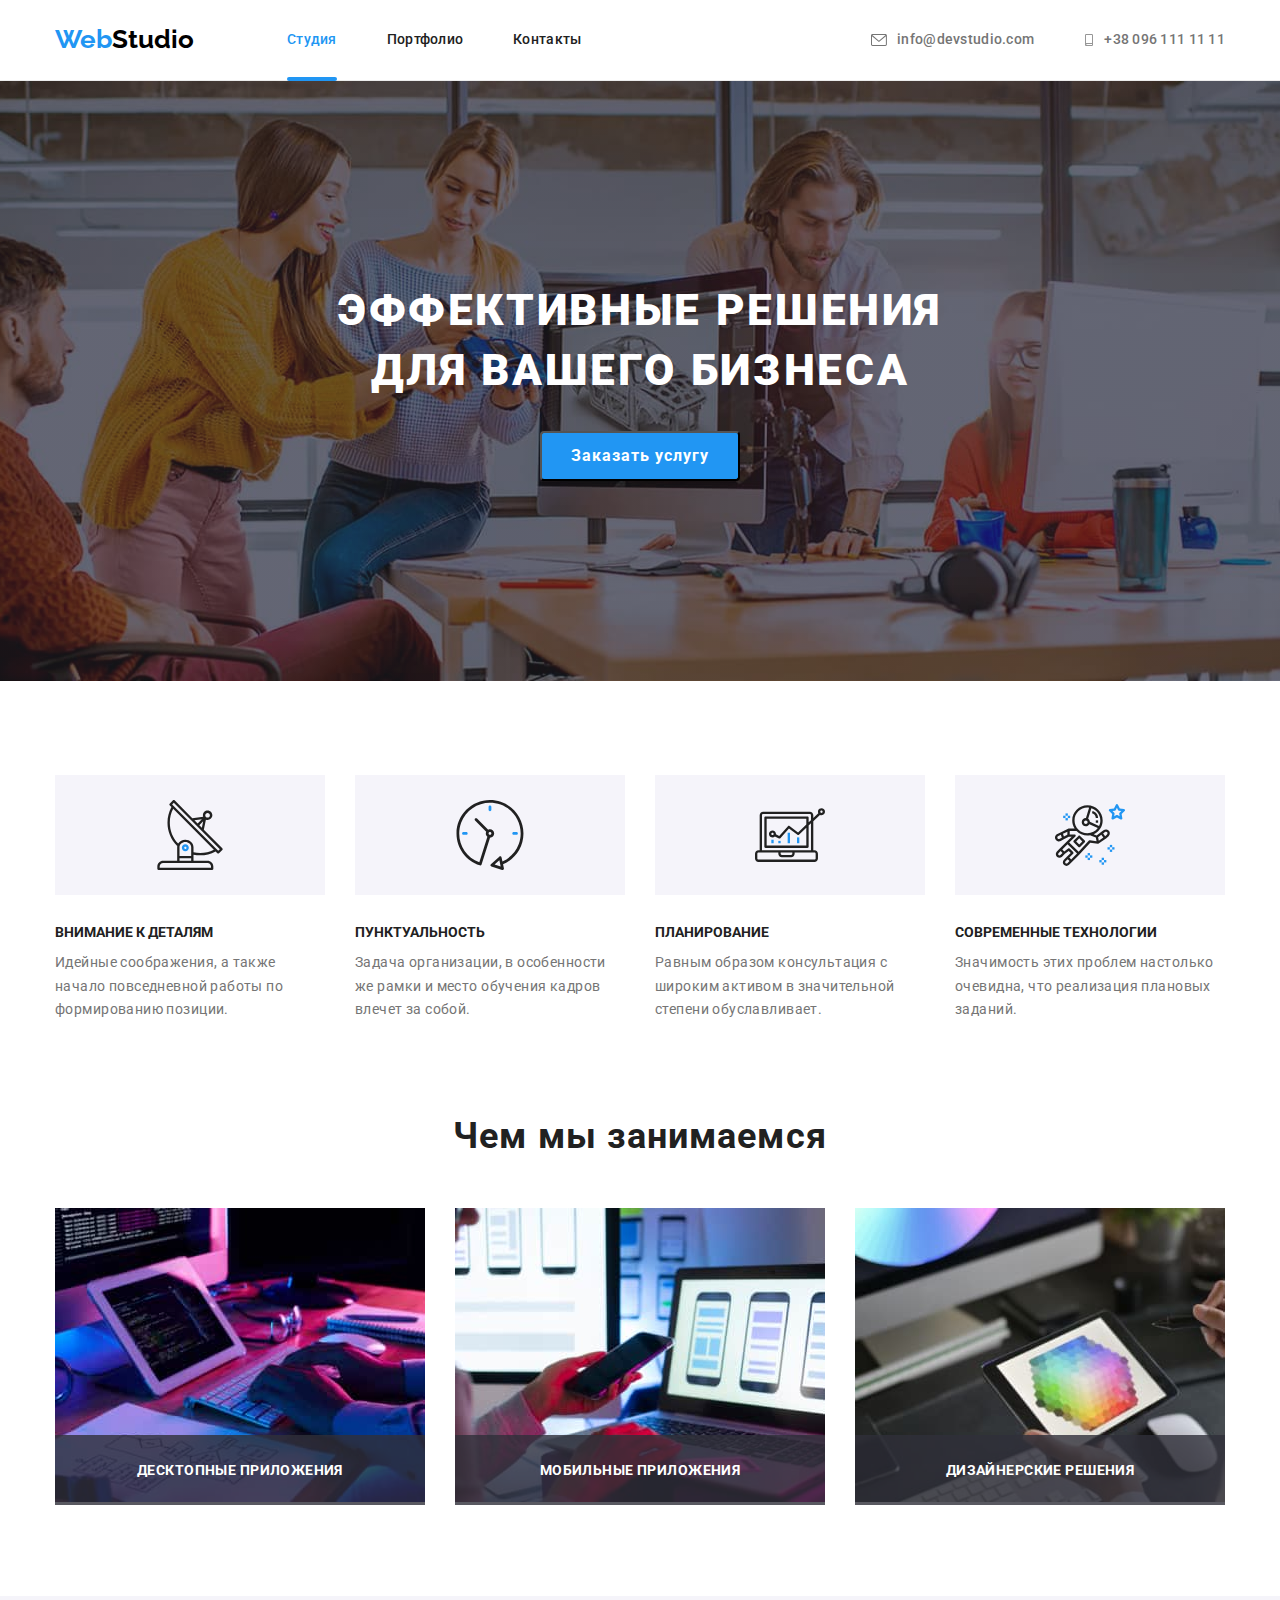
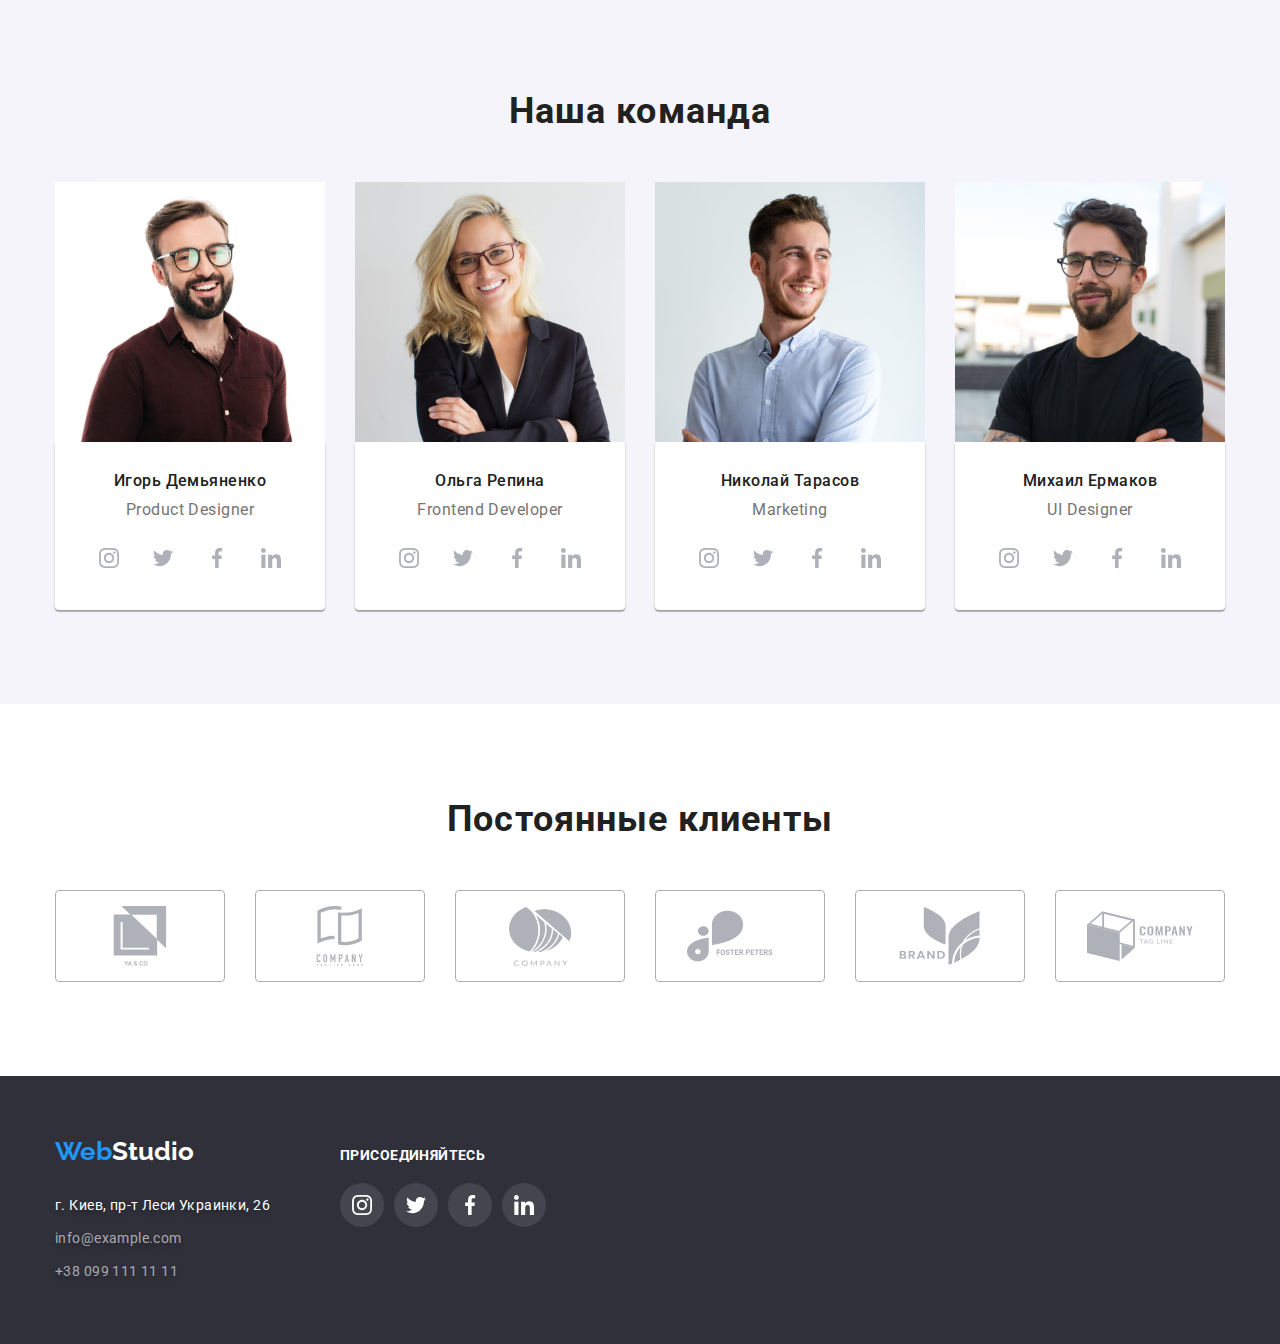
<file: index.html>
<!DOCTYPE html>
<html lang="en">

<head>
    <meta charset="UTF-8">
    <meta http-equiv="X-UA-Compatible" content="IE=edge">
    <meta name="viewport" content="width=device-width, initial-scale=1.0">
    <title>Document</title>
    <link href="https://cdnjs.cloudflare.com/ajax/libs/modern-normalize/1.1.0/modern-normalize.min.css"
        rel="stylesheet" />
    <link href="https://fonts.googleapis.com/css2?family=Raleway:wght@700&family=Roboto:wght@400;500;700;900&display=swap"
        rel="stylesheet" />
    <link rel="stylesheet" href="./css/styles.css" />
</head>

<body>

    <header class="header">
        <div class="container navigation">

            <nav class="nav">
                <a class="fst-part-logo logo" href="./index.html">Web<span class="sd-part-logo-hdr">Studio</span>
                </a>

                <ul class="site-nav list">
                    <li class="items"> <a class="current link">Студия</a></li>
                    <li class="items"> <a href="./portfolio.html" class="link">Портфолио</a></li>
                    <li class="items"> <a href="" class="link">Контакты</a></li>
                </ul>
            </nav>


            <ul class="contacts list">
                <li class="items"> <a href="mailto:info@devstudio.com" class="link">
                        <svg class="hdr-icons" width="16" height="12">
                            <use href="./images/icons.svg#icon-envelope"></use>
                        </svg>
                        info@devstudio.com</a>
                </li>
                <li class="items"> <a href="tel:+380961111111" class="link">
                        <svg class="hdr-icons" width="10" height="12">
                            <use href="./images/icons.svg#icon-smartphone">
                            </use>
                        </svg>
                        +38 096 111 11 11</a>
                </li>
            </ul>
        </div>
    </header>


    <main>

        <section class="hero">
            <div class="container">
                <h1 class="hero-header">Эффективные решения для вашего бизнеса</h1>
                <button type="button" class="hero-btn"><span class="hero-btn-words" data-modal-open>Заказать услугу</span></button>
            </div>
            <div class="backdrop  is-hidden" data-modal>
                <div class="modal">
                    <button class="close-button" data-modal-close>
                        <img class="close-icon" src="./images/close.svg" alt="close" /> 
                </button>
               
                </div>
            </div>
        </section>

        <section class="spec">
            <div class="container">

                <h2 class="visually-hidden">Особенности</h2>
                <ul class="list why">
                    <li class="spec-li">
                        <div class="spec-icons-bg">
                            <svg class="spec-icons" width="70" height="70">
                                <use href="./images/icons.svg#icon-antenna">
                                </use>
                            </svg>  
                        </div>
                        <h3 class="spec-title">Внимание к деталям</h3>
                        <p class="spec-text">Идейные соображения, а также начало повседневной работы по формированию
                            позиции.</p>
                    </li>
                    <li class="spec-li">
                        <div class="spec-icons-bg">
                            <svg class="spec-icons" width="70" height="70">
                                <use href="./images/icons.svg#icon-clock">
                                </use>
                            </svg>
                        </div>
                        <h3 class="spec-title">Пунктуальность</h3>
                        <p class="spec-text">Задача организации, в особенности же рамки и место обучения кадров влечет
                            за собой.</p>
                    </li>
                    <li class="spec-li">
                        <div class="spec-icons-bg">
                            <svg class="spec-icons" width="70" height="70">
                                <use href="./images/icons.svg#icon-diagram">
                                </use>
                            </svg>
                        </div>
                        <h3 class="spec-title">Планирование</h3>
                        <p class="spec-text">Равным образом консультация с широким активом в значительной степени
                            обуславливает.</p>
                    </li>
                    <li class="spec-li">
                        <div class="spec-icons-bg">
                            <svg class="spec-icons" width="70" height="70">
                                <use href="./images/icons.svg#icon-astronaut">
                                </use>
                            </svg>
                        </div>
                        <h3 class="spec-title">Современные технологии</h3>
                        <p class="spec-text">Значимость этих проблем настолько очевидна, что реализация плановых
                            заданий.</p>
                    </li>
                </ul>
            </div>
        </section>
        
        <section class="projects">
            <div class="container">
                <h2 class="projects-title">Чем мы занимаемся</h2>
                <ul class="list project-list">
                    <li class="project-img">
                        
                        <div class="img-title">
                        <img src="./images/boxfirst.jpg" alt="рука на клавиатуре" width="370" />
                        <div class="img-name">
                            <p class="img-name-wds">ДЕСКТОПНЫЕ ПРИЛОЖЕНИЯ</p>
                        </div>
                        </div>

                    </li>
                    <li class="project-img">
                        <div class="img-title">
                        <img src="./images/boxsecond.jpg" alt="телефон в руках" width="370" />
                    <div class="img-name">
                        <p class="img-name-wds">Мобильные приложения</p>
                    </div>
                    </div>
                    </li>
                    <li class="project-img">
                        <div class="img-title">
                        <img src="./images/boxthird.jpg" alt="планшет в руках" width="370" />
                    <div class="img-name">
                        <p class="img-name-wds">Дизайнерские решения</p>
                    </div>
                    </div>
                    </li>
                </ul>
            </div>
        </section>

        <section class="teamlist">
            <div class="container">
                <h2 class="team">Наша команда</h2>
                <ul class="list team-mem">
                    <li class="team-option">
                        <img src="./images/igor.jpg" alt="Игорь Демьяненко" width="270" />

                        <div class="team-card">
                            <h3 class="team-name">Игорь Демьяненко</h3>
                            <p class="team-pos">Product Designer</p>

                            <ul class="team-soc-icons list">
                                <li class="team-social"> <a href="www.instagram.com" class="team-soc-links">
                                        <svg class="social-icons" width="20" height="20">
                                            <use href="./images/icons.svg#icon-instagram">
                                            </use>
                                        </svg></a></li>
                                <li class="team-social"> <a href="www.twitter.com" class="team-soc-links">
                                        <svg class="social-icons" width="20" height="20">
                                            <use href="./images/icons.svg#icon-twitter">
                                            </use>
                                        </svg></a></li>
                                <li class="team-social"> <a href="www.facebook.com" class="team-soc-links">
                                        <svg class="social-icons" width="20" height="20">
                                            <use href="./images/icons.svg#icon-facebook">
                                            </use>
                                        </svg></a></li>
                                <li class="team-social"> <a href="www.linkedin.com" class="team-soc-links">
                                        <svg class="social-icons" width="20" height="20">
                                            <use href="./images/icons.svg#icon-linkedin">
                                            </use>
                                        </svg></a></li>
                            </ul>
                        </div>
                    </li>

                    <li class="team-option">
                        <img src="./images/olga.jpg" alt="Ольга Репина" width="270" />
                        <div class="team-card">
                            <h3 class="team-name">Ольга Репина</h3>
                            <p class="team-pos">Frontend Developer</p>
                            <ul class="team-soc-icons list">
                                <li class="team-social"> <a href="www.instagram.com" class="team-soc-links">
                                        <svg class="social-icons" width="20" height="20">
                                            <use href="./images/icons.svg#icon-instagram">
                                            </use>
                                        </svg></a></li>
                                <li class="team-social"> <a href="www.twitter.com" class="team-soc-links">
                                        <svg class="social-icons" width="20" height="20">
                                            <use href="./images/icons.svg#icon-twitter">
                                            </use>
                                        </svg></a></li>
                                <li class="team-social"> <a href="www.facebook.com" class="team-soc-links">
                                        <svg class="social-icons" width="20" height="20">
                                            <use href="./images/icons.svg#icon-facebook">
                                            </use>
                                        </svg></a></li>
                                <li class="team-social"> <a href="www.linkedin.com" class="team-soc-links">
                                        <svg class="social-icons" width="20" height="20">
                                            <use href="./images/icons.svg#icon-linkedin">
                                            </use>
                                        </svg></a></li>
                            </ul>
                        </div>
                    </li>

                    <li class="team-option">
                        <img src="./images/nikolay.jpg" alt="Николай Тарасов" width="270" />
                        <div class="team-card">
                            <h3 class="team-name">Николай Тарасов</h3>
                            <p class="team-pos">Marketing</p>
                            <ul class="team-soc-icons list">
                                <li class="team-social"> <a href="www.instagram.com" class="team-soc-links">
                                        <svg class="social-icons" width="20" height="20">
                                            <use href="./images/icons.svg#icon-instagram">
                                            </use>
                                        </svg></a></li>
                                <li class="team-social"> <a href="www.twitter.com" class="team-soc-links">
                                        <svg class="social-icons" width="20" height="20">
                                            <use href="./images/icons.svg#icon-twitter">
                                            </use>
                                        </svg></a></li>
                                <li class="team-social"> <a href="www.facebook.com" class="team-soc-links">
                                        <svg class="social-icons" width="20" height="20">
                                            <use href="./images/icons.svg#icon-facebook">
                                            </use>
                                        </svg></a></li>
                                <li class="team-social"> <a href="www.linkedin.com" class="team-soc-links">
                                        <svg class="social-icons" width="20" height="20">
                                            <use href="./images/icons.svg#icon-linkedin">
                                            </use>
                                        </svg></a></li>
                            </ul>
                        </div>
                    </li>

                    <li class="team-option">
                        <img src="./images/mixail.jpg" alt="Михаил Ермаков" width="270" />
                        <div class="team-card">
                            <h3 class="team-name">Михаил Ермаков</h3>
                            <p class="team-pos">UI Designer</p>
                            <ul class="team-soc-icons list">
                                <li class="team-social"> <a href="www.instagram.com" class="team-soc-links">
                                        <svg class="social-icons" width="20" height="20">
                                            <use href="./images/icons.svg#icon-instagram">
                                            </use>
                                        </svg></a></li>
                                <li class="team-social"> <a href="www.twitter.com" class="team-soc-links">
                                        <svg class="social-icons" width="20" height="20">
                                            <use href="./images/icons.svg#icon-twitter">
                                            </use>
                                        </svg></a></li>
                                <li class="team-social"> <a href="www.facebook.com" class="team-soc-links">
                                        <svg class="social-icons" width="20" height="20">
                                            <use href="./images/icons.svg#icon-facebook">
                                            </use>
                                        </svg></a></li>
                                <li class="team-social"> <a href="www.linkedin.com" class="team-soc-links">
                                        <svg class="social-icons" width="20" height="20">
                                            <use href="./images/icons.svg#icon-linkedin">
                                            </use>
                                        </svg></a></li>
                            </ul>
                        </div>
                    </li>
                </ul>
            </div>
        </section>

        <section class="clients-section">
            <div class="container">
                <h2 class="clients-title">Постоянные клиенты</h2>
                <ul class="clients-list list">
                    <li class="clients-list-items"><a href="" class="client-links"><svg class="cl-logo" width="106"
                                height="60">
                                <use href="./images/icons.svg#icon-logo-1 "></use>
                            </svg></a></li>
                    <li class="clients-list-items"><a href="" class="client-links"><svg class="cl-logo" width="106"
                                height="60">
                                <use href="./images/icons.svg#icon-logo-2"></use>
                            </svg></a></li>
                    <li class="clients-list-items"><a href="" class="client-links"><svg class="cl-logo" width="106"
                                height="60">
                                <use href="./images/icons.svg#icon-logo-3"></use>
                            </svg>
                        </a>
                    </li>
                    <li class="clients-list-items">
                        <a href="" class="client-links"><svg class="cl-logo" width="106" height="60">
                                <use href="./images/icons.svg#icon-logo-4"></use>
                            </svg></a>
                    </li>

                    <li class="clients-list-items"><a href="" class="client-links"><svg class="cl-logo" width="106"
                                height="60">
                                <use href="./images/icons.svg#icon-logo-5"></use>
                            </svg>
                        </a></li>
                    <li class="clients-list-items"><a href="" class="client-links"><svg class="cl-logo" width="106"
                                height="60">
                                <use href="./images/icons.svg#icon-logo-6"></use>
                            </svg></a></li>
                </ul>
            </div>
        </section>
    </main>


    <footer class="ftr">

        <div class="container ftr-cont">

            <div class="ftr-logo-container">
                <a class="fst-part-logo logo" href="/">Web<span class="sd-part-logo-ftr">Studio</span></a>
                <address class="address list">
                    г. Киев, пр-т Леси Украинки, 26
                    <ul class="address-ftr list">
                        <li>
                            <a href="mailto:info@example.com" class="ftr-link">info@example.com</a>
                        </li>
                        <li>
                            <a href="tel:+380991111111">+38 099 111 11 11</a>
                        </li>
                    </ul>
                </address>
            </div>

            <div class="ftr-social">
                <p class="ftr-social-title">Присоединяйтесь</p>
                <ul class="ftr-social-list list">
                    <li class="ftr-soc-li"> <a href="www.instagram.com" class="ftr-soc-links">
                            <svg class="social-icons" width="20" height="20">
                                <use href="./images/icons.svg#icon-instagram">
                                </use>
                            </svg></a>
                    </li>
                    <li class="ftr-soc-li"> <a href="www.twitter.com" class="ftr-soc-links">
                            <svg class="social-icons" width="20" height="20">
                                <use href="./images/icons.svg#icon-twitter">
                                </use>
                            </svg></a></li>
                    <li class="ftr-soc-li"> <a href="www.facebook.com" class="ftr-soc-links">
                            <svg class="social-icons" width="20" height="20">
                                <use href="./images/icons.svg#icon-facebook">
                                </use>
                            </svg></a></li>
                    <li class="ftr-soc-li"> <a href="www.linkedin.com" class="ftr-soc-links">
                            <svg class="social-icons" width="20" height="20">
                                <use href="./images/icons.svg#icon-linkedin">
                                </use>
                            </svg></a></li>
                </ul>
            </div>
        </div>
    </footer>
    <script src="./js/modal.js"></script>
</body>

</html>
</file>
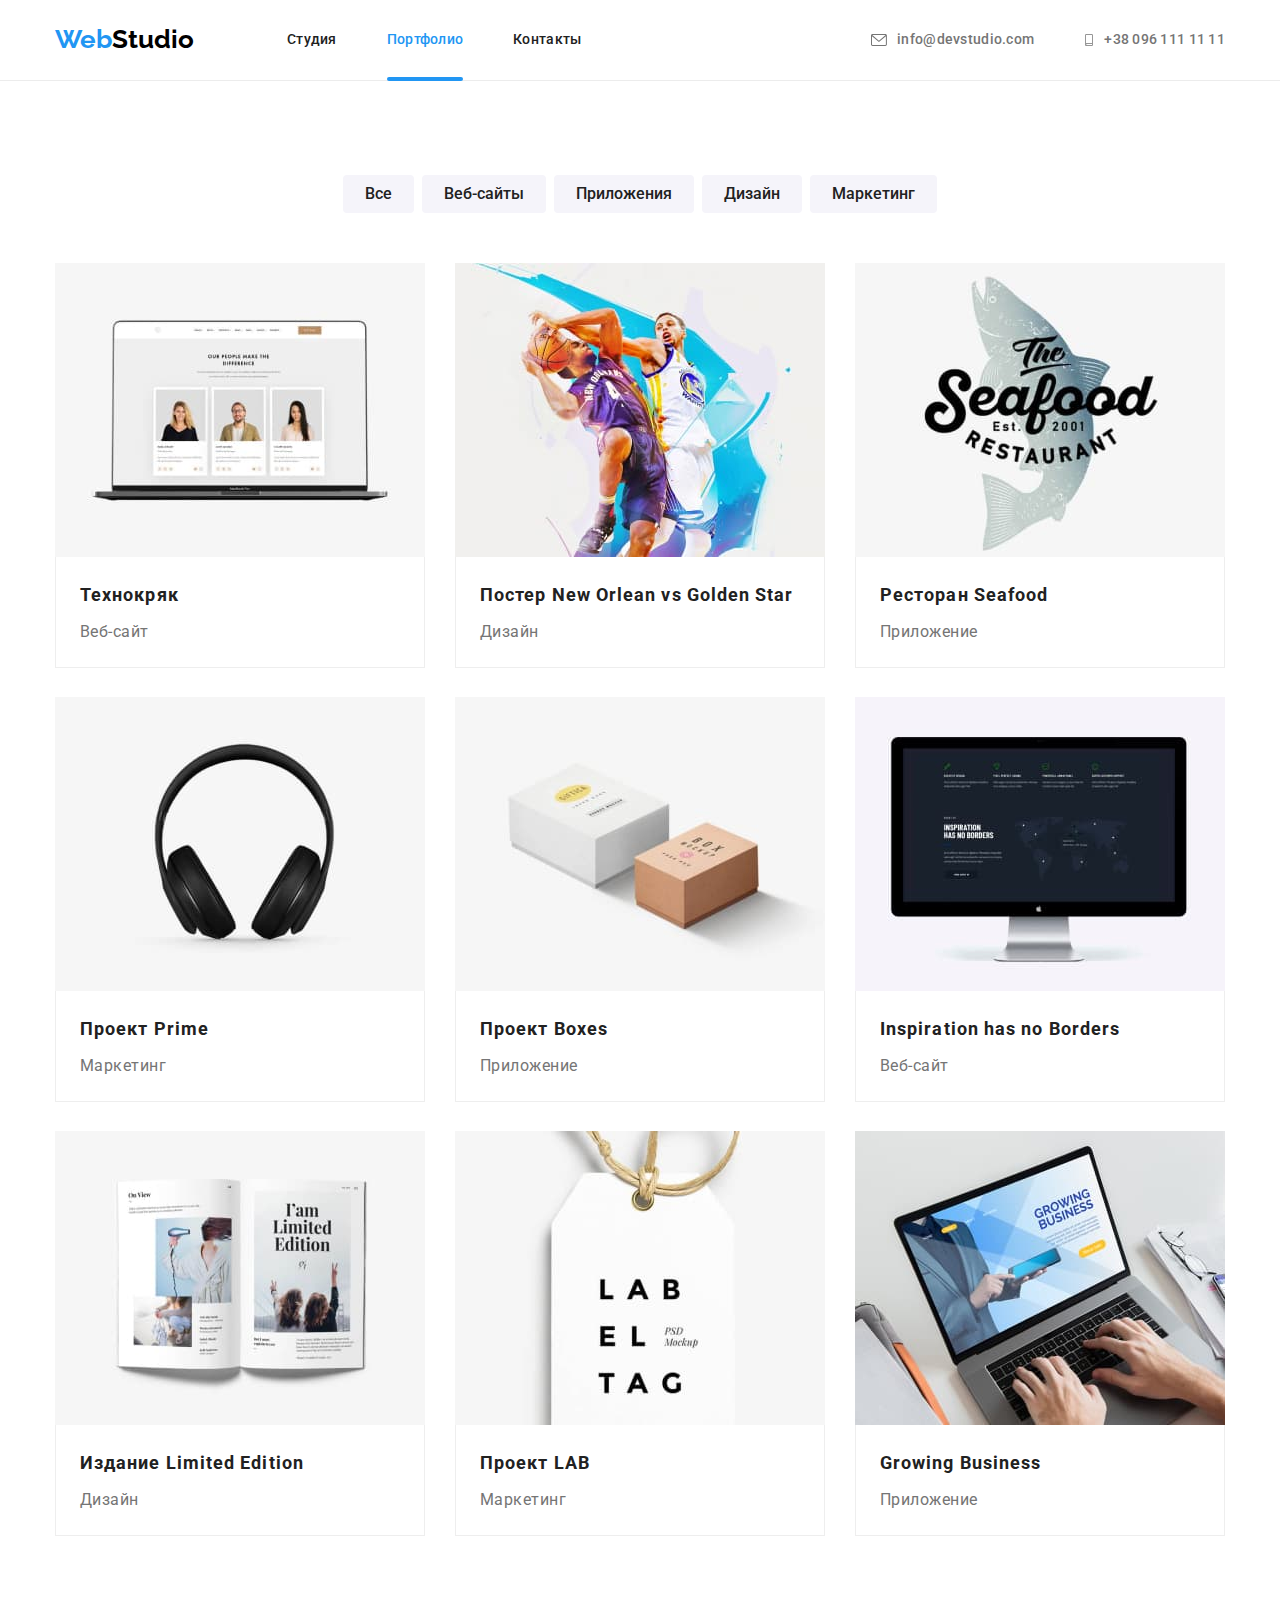
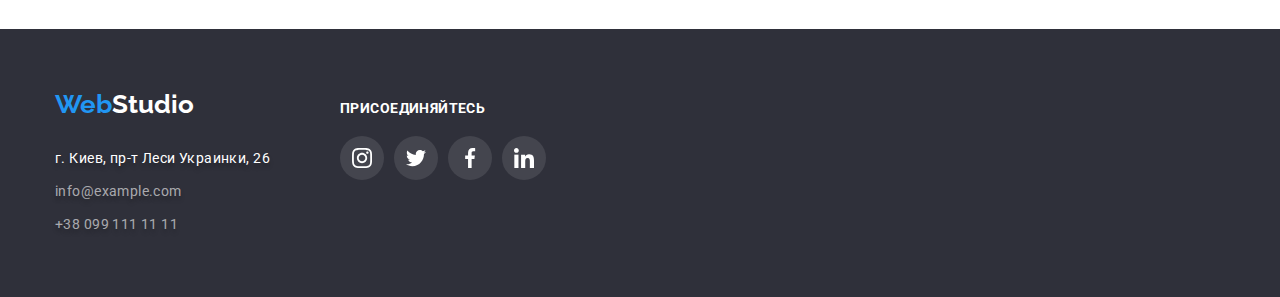
<file: portfolio.html>
<!DOCTYPE html>
<html lang="en">

<head>
    <meta charset="UTF-8">
    <meta http-equiv="X-UA-Compatible" content="IE=edge">
    <meta name="viewport" content="width=device-width, initial-scale=1.0">
    <title>Document</title>
    <link href="https://cdnjs.cloudflare.com/ajax/libs/modern-normalize/1.1.0/modern-normalize.min.css"
        rel="stylesheet" />
    <link href="https://fonts.googleapis.com/css2?family=Raleway:wght@700&family=Roboto:wght@400;500;700;900&display=swap"
        rel="stylesheet" />
    <link rel="stylesheet" href="./css/styles.css" />
</head>

<body>

    <header class="header">
        <div class="container navigation">

            <nav class="nav">
                <a class="fst-part-logo logo" href="./index.html">Web<span class="sd-part-logo-hdr">Studio</span>
                </a>

                <ul class="site-nav list">
                    <li class="items"> <a class="link">Студия</a></li>
                    <li class="items"> <a href="./portfolio.html" class="current link">Портфолио</a></li>
                    <li class="items"> <a href="" class="link">Контакты</a></li>
                </ul>
            </nav>


            <ul class="contacts list">
                <li class="items"> <a href="mailto:info@devstudio.com" class="link">
                        <svg class="hdr-icons" width="16" height="12">
                            <use href="./images/icons.svg#icon-envelope"></use>
                        </svg>
                        info@devstudio.com</a>
                </li>
                <li class="items"> <a href="tel:+380961111111" class="link">
                        <svg class="hdr-icons" width="10" height="12">
                            <use href="./images/icons.svg#icon-smartphone">
                            </use>
                        </svg>
                        +38 096 111 11 11</a>
                </li>
            </ul>
        </div>
    </header>

    <main>

        <section class="section-filter">
            <div class="container filter-section">

                <h1 class="visually-hidden">Filter</h1>

                <ul class="portfolio-filter list">

                    <li><button type="button" class="btn-hover">Все</button></li>
                    <li><button type="button" class="btn-hover">Веб-сайты</button></li>
                    <li><button type="button" class="btn-hover">Приложения</button></li>
                    <li><button type="button" class="btn-hover">Дизайн</button></li>
                    <li><button type="button" class="btn-hover">Маркетинг</button></li>

                </ul>

            <ul class="filter-result list">

                <li class="result-items">
                 <a class="result-link" href="">
                            
                     <div class="result-hover">
                         <img src="./images/p-1.jpg" alt="Технокряк" width="370" />
                       <div class="hover-action">
                       <p class="hover-text">Ресурс предлагает комплексные предложения с разным уровнем функционала и сервисов. Все это позволит посетителю получить
                    исчерпывающие сведения о компании или частном лице.</p>
                       </div>
                    </div>
                           
                    <div class="result-card">
                        <h2 class="card-name">Технокряк</h2>
                        <p class="card-disc">Веб-сайт</p>
                    </div>
                 </a>   
                </li>

                <li class="result-items">
                 <a class="result-link" href="">
                    
                    <div class="result-hover">
                          <img src="./images/p-2.jpg" alt="Постер New Orlean vs Golden Star" width="370" />
                            <div class="hover-action">
                            <p class="hover-text">Ресурс предлагает комплексные предложения с разным уровнем функционала и сервисов. Все это
                                        позволит посетителю получить
                                        исчерпывающие сведения о компании или частном лице.</p>
                            </div>
                    </div>
                                
                    <div class="result-card">
                        <h2 class="card-name">Постер New Orlean vs Golden Star</h2>
                        <p class="card-disc">Дизайн</p>
                    </div>
                 </a>
                </li>

                <li class="result-items">
                 <a class="result-link" href="">
                        
                        <div class="result-hover">
                            <img src="./images/p-3.jpg" alt="Ресторан Seafood" width="370" />
                                <div class="hover-action">
                                    <p class="hover-text">Ресурс предлагает комплексные предложения с разным уровнем функционала и сервисов. Все это
                                        позволит посетителю получить
                                        исчерпывающие сведения о компании или частном лице.</p>
                                </div>
                        </div>

                            <div class="result-card">
                                <h2 class="card-name">Ресторан Seafood</h2>
                                <p class="card-disc">Приложение</p>
                            </div>
                 </a>
                </li>

                <li class="result-items">
                    <a class="result-link" href="">
                        
                        <div class="result-hover">
                         <img src="./images/p-4.jpg" alt="Проект Prime" width="370" />
                            <div class="hover-action">
                                <p class="hover-text">Ресурс предлагает комплексные предложения с разным уровнем функционала и сервисов. Все это
                                        позволит посетителю получить
                                        исчерпывающие сведения о компании или частном лице.</p>
                            </div>
                        </div>
                            
                            <div class="result-card">
                              <h2 class="card-name">Проект Prime</h2>
                              <p class="card-disc">Маркетинг</p>
                            </div>
                    </a>
                </li>
                    
                <li class="result-items">
                 <a class="result-link" href="">
                    <div class="result-hover">
                            
                    <img src="./images/p-5.jpg" alt="Проект Boxes" width="370" />
                       <div class="hover-action">
                        <p class="hover-text">Ресурс предлагает комплексные предложения с разным уровнем функционала и сервисов. Все это
                                        позволит посетителю получить
                                        исчерпывающие сведения о компании или частном лице.</p>
                       </div>
                    </div>
                    <div class="result-card">
                      <h2 class="card-name">Проект Boxes</h2>
                      <p class="card-disc">Приложение</p>
                    </div>
                 </a>
                </li>

                <li class="result-items">
                 <a class="result-link" href="">
                    <div class="result-hover">
                            
                        <img src="./images/p-6.jpg" alt="Inspiration has no Borders" width="370" />
                                <div class="hover-action">
                                    <p class="hover-text">Ресурс предлагает комплексные предложения с разным уровнем функционала и сервисов. Все это
                                        позволит посетителю получить
                                        исчерпывающие сведения о компании или частном лице.</p>
                                </div>
                                </div>
                                <div class="result-card">
                                    <h2 class="card-name">Inspiration has no Borders</h2>
                                    <p class="card-disc">Веб-сайт</p>
                    </div>
                 </a>
                </li>

                <li class="result-items">
                  <a class="result-link" href="">
                    <div class="result-hover">
                           
                        <img src="./images/p-7.jpg" alt="Издание Limited Edition" width="370" />
                                <div class="hover-action">
                                    <p class="hover-text">Ресурс предлагает комплексные предложения с разным уровнем функционала и сервисов. Все это
                                        позволит посетителю получить
                                        исчерпывающие сведения о компании или частном лице.</p>
                                </div>
                    </div>
                        <div class="result-card">
                          <h2 class="card-name">Издание Limited Edition</h2>
                          <p class="card-disc">Дизайн</p>
                        </div>
                     </a>
                    </li>

                    <li class="result-items">
                      <a class="result-link" href="">
                        <div class="result-hover">
                            
                         <img src="./images/p-8.jpg" alt="Проект LAB" width="370" />
                            <div class="hover-action">
                              <p class="hover-text">Ресурс предлагает комплексные предложения с разным уровнем функционала и сервисов. Все это
                                        позволит посетителю получить
                                        исчерпывающие сведения о компании или частном лице.</p>
                            </div>
                        </div>
                         <div class="result-card">
                          <h2 class="card-name">Проект LAB</h2>
                          <p class="card-disc">Маркетинг</p>
                         </div>
                      </a>
                    </li>

                    <li class="result-items">
                      <a class="result-link" href="">
                      <div class="result-hover">
                            
                        <img src="./images/p-9.jpg" alt="Growing Business" width="370" />
                            <div class="hover-action">
                              <p class="hover-text">Ресурс предлагает комплексные предложения с разным уровнем функционала и сервисов. Все это
                                        позволит посетителю получить
                                        исчерпывающие сведения о компании или частном лице.</p>
                            </div>
                      </div>
                        <div class="result-card">
                           <h2 class="card-name">Growing Business</h2>
                            <p class="card-disc">Приложение</p>
                        </div>
                      </a>
                    </li>

                </ul>
            </div>
        </section>
    </main>


    <footer class="ftr">

        <div class="container ftr-cont">

            <div class="ftr-logo-container">
                <a class="fst-part-logo logo" href="/">Web<span class="sd-part-logo-ftr">Studio</span></a>
                <address class="address list">
                    г. Киев, пр-т Леси Украинки, 26
                    <ul class="address-ftr list">
                        <li>
                            <a href="mailto:info@example.com" class="ftr-link">info@example.com</a>
                        </li>
                        <li>
                            <a href="tel:+380991111111">+38 099 111 11 11</a>
                        </li>
                    </ul>
                </address>
            </div>

            <div class="ftr-social">
                <p class="ftr-social-title">Присоединяйтесь</p>
                <ul class="ftr-social-list list">
                    <li class="ftr-soc-li"> <a href="www.instagram.com" class="ftr-soc-links">
                            <svg class="social-icons" width="20" height="20">
                                <use href="./images/icons.svg#icon-instagram">
                                </use>
                            </svg></a>
                    </li>
                    <li class="ftr-soc-li"> <a href="www.twitter.com" class="ftr-soc-links">
                            <svg class="social-icons" width="20" height="20">
                                <use href="./images/icons.svg#icon-twitter">
                                </use>
                            </svg></a></li>
                    <li class="ftr-soc-li"> <a href="www.facebook.com" class="ftr-soc-links">
                            <svg class="social-icons" width="20" height="20">
                                <use href="./images/icons.svg#icon-facebook">
                                </use>
                            </svg></a></li>
                    <li class="ftr-soc-li"> <a href="www.linkedin.com" class="ftr-soc-links">
                            <svg class="social-icons" width="20" height="20">
                                <use href="./images/icons.svg#icon-linkedin">
                                </use>
                            </svg></a></li>
                </ul>
            </div>
        </div>
    </footer>
</body>

</html>
</file>
<file: css/styles.css>
/* main text color rgba(117, 117, 117, 1) */
/* second text color rgba(33, 33, 33, 1) */
/* logo first part and btn rgba(33, 150, 243, 1)*/
/* btn hover color  rgba(24, 140, 232, 1) */
/* logo second part hdr rgba(0, 0, 0, 1)*/
/* logo second part ftr rgba(255, 255, 255, 1)*/
/* main background rgba(255, 255, 255, 1) */
/* second background rgba(245, 244, 250, 1) */
/* ftr and hero background rgba(47, 48, 58, 1) */

.visually-hidden {
    position: absolute;
    width: 1px;
    height: 1px;
    margin: -1px;
    border: 0;
    padding: 0;
    white-space: nowrap;
    clip: rect(0 0 0 0);
    overflow: hidden;
}

p,
h1,
h2,
h3,
ul,
li {
    margin: 0px;
    padding: 0px;
}

:root {
    --main-text-color: rgba(117, 117, 117, 1);
    --second-text-color: rgba(33, 33, 33, 1);
    --main-background-color: rgba(255, 255, 255, 1);
    --second-background: rgba(245, 244, 250, 1);
    --logo-first-part-and-btn: rgba(33, 150, 243, 1);
    --portfolio-card-background: rgba(238, 238, 238, 1);
    --social-icons-color: #AFB1B8;
}



body {
    background-color: var(--main-background-color);
    color: var(--main-text-color);
    font-family: Roboto, Raleway, sans-serif;
}


img {
    display: block;
}


.list {
    list-style: none;
}

.container {
    width: 1200px;
    padding-left: 15px;
    padding-right: 15px;
    margin-left: auto;
    margin-right: auto;
}



/* HEAD */

.header {
    border-bottom: 1px solid #ECECEC;
}


/* logo */

.fst-part-logo {
    color: #2196F3
}

.sd-part-logo-hdr {
    color: #000000
}


.logo {
    text-decoration-line: none;
    font-family: Raleway;
    font-weight: 700;
    font-size: 26px;
    line-height: 1.2;
}

.ftr a {
    display: block;
}


/* site navigation */

.site-nav {
    display: flex;
    align-items: center;
    margin-left: 93px;
}



.site-nav .link {
    display: block;
    padding-top: 32px;
    padding-bottom: 32px;
    color: var(--second-text-color);
    font-weight: 500;
    font-size: 14px;
    line-height: 1.14;
    letter-spacing: 0.02em;
    text-decoration: none;
}

.site-nav .current {
    position: relative;
    color: #2196F3;
}

.site-nav .current::after {
    content: "";
    position: absolute;
    display: block;
    width: 100%;
    height: 4px;
    
    background: #2196F3;
    border-radius: 2px;
    border-bottom: 0;
    bottom: -1px;
}

.site-nav .items {
    margin-right: 50px;
}

.site-nav .items:last-child {
    margin-right: 0px;
}


.site-nav a:hover,
.site-nav a:focus {
    color: #2196F3;
}

.nav {
    display: flex;
    align-items: center;
}



/* contacts */

.contacts {
    display: flex;
    align-items: center;
    margin-left: auto;
}

.contacts .link {
    display: flex;
    align-items: center;
    padding-top: 32px;
    padding-bottom: 32px;
    
    color: var(--main-text-color);
    font-weight: 500;
    font-size: 14px;
    line-height: 1.14;
    letter-spacing: 0.02em;
    text-decoration: none;
}

.link:hover,
.link:focus {
    color: #2196F3;
}

.link:hover .hdr-icons {
    fill: #2196F3;
}

.contacts .items {
    margin-right: 50px;
}

.contacts .items:last-child {
    margin-right: 0px;
}

.hdr-icons {
    margin-right: 10px;
    fill: #757575;
}


.navigation {
    display: flex;
    align-items: center;
}

.link {
    transition: 250ms cubic-bezier(0.4, 0, 0.2, 1);
}


/* HERO section */

.hero {
    background-color: rgba(47, 48, 58, 1);
    text-align: center;
    padding-top: 200px;
    padding-bottom: 200px;
    background-image: linear-gradient(rgba(47, 48, 58, 0.4),
            rgba(47, 48, 58, 0.4)),
        url(../images/hero-bg.jpg);
    background-repeat: no-repeat;
    background-size: cover;
    background-position: center;
    max-width: 1600px;
    margin-left: auto;
    margin-right: auto;
}

.hero-header {
    color: rgba(255, 255, 255, 1);
    font-weight: 900;
    font-size: 44px;
    line-height: 1.36;
    max-width: 700px;
    letter-spacing: 0.06em;
    text-transform: uppercase;
    padding-bottom: 0px;
    margin-left: auto;
    margin-right: auto;
}

.hero-btn {
    box-sizing: border-box;
    background-color: rgba(33, 150, 243, 1);
    width: 200px;
    height: 50px;
    margin-top: 30px;
    border-radius: 4px;
    box-shadow: 0px 4px 4px rgba(0, 0, 0, 0.15);
}

.hero-btn:hover {
    background-color: rgba(24, 140, 232, 1);
}

.hero-btn-words {
    color: var(--main-background-color);
    font-weight: 700;
    font-size: 16px;
    line-height: 1.87;
    font-style: normal;
    text-align: center;
    letter-spacing: 0.06em;
}

.backdrop {
    position: fixed;
    top: 0;
    left: 0;
    width: 100%;
    height: 100%;
    opacity: 1;
    z-index: 1;
    background-color: rgba(0, 0, 0, 0.2);

    transition: opacity 250ms cubic-bezier(0.4, 0, 0.2, 1), visibility 250ms cubic-bezier(0.4, 0, 0.2, 1);
}

.backdrop.is-hidden {
    opacity: 0;
    pointer-events: none;
    visibility: hidden;
}

.modal {
    width: 528px;
    height: 581px;
    background: #FFFFFF;
    box-shadow: 0px 1px 3px rgba(0, 0, 0, 0.12), 0px 1px 1px rgba(0, 0, 0, 0.14), 0px 2px 1px rgba(0, 0, 0, 0.2);
    border-radius: 4px;
    position: absolute;
    top: 50%;
    left: 50%;
    transform: translate(-50%, -50%);

    transition: transform 250ms cubic-bezier(0.4, 0, 0.2, 1),
        visibility 250ms cubic-bezier(0.4, 0, 0.2, 1);
}


.close-button {
    display: block;
    margin-left: auto;
    margin-right: 8px;
    margin-top: 8px;
    margin-bottom: auto;
    /* border: 1px solid rgba(0, 0, 0, 0.1); */
    background-color: #fff; 
    border-style: none;

    transition: transform 250ms cubic-bezier(0.4, 0, 0.2, 1),
        visibility 250ms cubic-bezier(0.4, 0, 0.2, 1);
}


.spec {
    padding-top: 94px;
    padding-bottom: 94px;
}


.spec-title {
    color: var(--second-text-color);
}


.spec-title {
    font-weight: 700;
    font-size: 14px;
    line-height: 1.14;
    text-transform: uppercase;
    margin-bottom: 10px;
}


.spec-text {
    color: var(--main-text-color);
    width: 270px;
    font-style: normal;
    font-weight: 400;
    font-size: 14px;
    line-height: 1.71;
    letter-spacing: 0.03em;
}

.why {
    display: flex;
    align-items: center;
    margin-top: 0px;
    margin-bottom: 0px;
}

.spec-li {
    margin-right: 30px;
}

.spec-li:last-child {
    margin-right: 0px;
}

.spec-icons {
    display: block;
}

.spec-icons-bg {
    display: flex;
    justify-content: center;
    align-items: center;
    width: 270px;
    height: 120px;
    margin-bottom: 30px;
    background-color: var(--second-background);
}

/* PROJECTS */

.projects {
    padding-bottom: 94px;
}

.projects-title {
    color: var(--second-text-color);
    font-weight: 700;
    font-style: normal;
    font-size: 36px;
    line-height: 1.16;
    text-align: center;
    letter-spacing: 0.03em;
    margin-bottom: 50px;
}

.project-list {
    display: flex;
    align-items: center;
}

.project-img {
    margin-right: 30px;
}

.project-img:last-child {
    margin-right: 0px;
}

.img-name {
    position: absolute;
    width: 370px;
    height: 70px;
    top: 1435px;
    background: rgba(47, 48, 58, 0.8);
}

.img-name-wds {
    font-style: normal;
    font-weight: 700;
    font-size: 14px;
    line-height: 16px;
    text-align: center;
    letter-spacing: 0.03em;
    text-transform: uppercase;
    padding-top: 27px;
    padding-bottom: 27px;
    color: rgba(255, 255, 255, 1)
}


/* TEAM */

.team-mem {
    display: flex;
    align-items: center;
}


.teamlist {
    background-color: var(--second-background);
    padding-top: 94px;
    padding-bottom: 94px;
}


.team {
    color: var(--second-text-color);
    font-weight: 700;
    font-size: 36px;
    line-height: 42px;
    text-align: center;
    letter-spacing: 0.03em;
    margin-bottom: 50px;
}


.team-name {
    color: var(--second-text-color);
    font-style: normal;
    font-weight: 500;
    font-size: 16px;
    line-height: 1.18;
    letter-spacing: 0.03em;
    margin-bottom: 10px;
}

.team-pos {
    font-weight: 400;
    font-style: normal;
    font-size: 16px;
    line-height: 1.18;
    letter-spacing: 0.03em;
}

.team-card {
    background-color: #FFFFFF;
    width: 270px;
    text-align: center;
    padding-top: 30px;
    padding-bottom: 30px;
    padding-left: 32px;
    padding-right: 32px;
    box-shadow: 0px 1px 3px rgba(0, 0, 0, 0.12), 0px 1px 1px rgba(0, 0, 0, 0.14), 0px 2px 1px rgba(0, 0, 0, 0.2);
    border-radius: 0px 0px 4px 4px;
}

.team-mem .team-option {
    margin-right: 30px;
}

.team-mem .team-option:last-child {
    margin-right: 0px;
}

.team-soc-icons {
    display: flex;
    justify-content: center;

    margin-top: 16px;
}

.team-soc-links {
    display: flex;
    justify-content: center;
    align-items: center;
    width: 44px;
    height: 44px;
    margin-top: 0;
    margin-bottom: 0;
    border-radius: 50%;
    fill: var(--social-icons-color);
    transition: 250ms cubic-bezier(0.4, 0, 0.2, 1);
}

.team-social {
    margin-right: 10px;
}

.team-social:last-child {
    margin-right: 0px;
}

.team-soc-links:hover,
.team-soc-links:focus {
    background-color: var(--logo-first-part-and-btn);
    fill: #FFFFFF;
}


/* CLIENTS section */

.clients-section {
    padding-top: 94px;
    padding-bottom: 94px;
}

.clients-list {
    display: flex;
    justify-content: center;
    margin-left: auto;
    margin-right: auto;
}

.clients-title {
    text-align: center;
    margin-bottom: 50px;
    font-style: normal;
    font-weight: 700;
    font-size: 36px;
    line-height: 42px;
    letter-spacing: 0.03em;
    color: var(--second-text-color);
}

.clients-list-items {
    margin-right: 30px;
}

.clients-list-items:last-child {
    margin-right: 0px;
}

.client-links {
    display: flex;
    align-items: center;
    justify-content: center;
    border: 1px solid #AFB1B8;
    border-radius: 4px;
    width: 170px;
    height: 92px;
}

.client-links:hover,
.client-links:focus {
    border-color: rgba(33, 150, 243, 1);
}

.cl-logo {
    fill: #AFB1B8;
    transition: 250ms cubic-bezier(0.4, 0, 0.2, 1);
}

.client-links:hover .cl-logo {
    fill: #2196F3;
}

.client-links:focus .cl-logo {
    fill: #2196F3;
    border-color: rgba(33, 150, 243, 1);
}


.ftr-cont a {
    display: block;
}


.ftr {
    background-color: #2F303A;
    padding-top: 60px;
    padding-bottom: 60px;
}

.ftr-cont {
    display: flex;
    align-items: baseline;
}

.ftr-social-list {
    display: flex;
    align-items: center;
}


.ftr-social-title {
    display: block;
    font-style: normal;
    font-weight: 700;
    font-size: 14px;
    line-height: 16px;
    letter-spacing: 0.03em;
    text-transform: uppercase;
    color: var(--main-background-color);
    margin-bottom: 20px;
}

.ftr-social {
    margin-left: 70px;
}

.ftr-soc-li a {
    display: flex;
    justify-content: center;
    align-items: center;
    width: 44px;
    height: 44px;
    margin-bottom: 0;
    border-radius: 50%;
    background-color: rgba(255, 255, 255, 0.1);
    fill: #FFFFFF;
}

.ftr-soc-li {
    margin-right: 10px;
    transition: transform 250ms cubic-bezier(0.4, 0, 0.2, 1);
}

.ftr-soc-li:last-child {
    margin-right: 0px;
}


.ftr-soc-li a:hover,
.ftr-soc-li a:focus {
    background-color: #2196F3;
    fill: #FFFFFF;
}


.sd-part-logo-ftr {
    color: #FFFFFF;
}

.ftr-soc-links {
    transition: 250ms cubic-bezier(0.4, 0, 0.2, 1);
}

.address {
    color: #FFFFFF;
    margin-top: 27px;
}

.address {
    font-weight: 400;
    font-size: 14px;
    line-height: 1.71;
    font-style: normal;
    letter-spacing: 0.03em;
    text-shadow: 0px 4px 4px rgba(0, 0, 0, 0.25);
}


.address-ftr li {
    /* margin-top: 9px; */
    margin-bottom: 9px;
}

.address-ftr li:last-child {
    margin-bottom: 0px;
}

.address-ftr a {
    color: rgba(255, 255, 255, 0.6);
    letter-spacing: 0.03em;
}



/* PORTFOLIO page */


.section-filter {
    padding-top: 94px;
    padding-bottom: 94px;
}


.portfolio-filter {
    display: flex;
    justify-content: center;
    margin-bottom: 50px;
}

.portfolio-filter li {
    margin-right: 8px;
}

.portfolio-filter li:last-child {
    margin-right: 0px;
}

.portfolio-filter button {
    background-color: var(--second-background);
    color: var(--main-text-color);
}


.portfolio-filter button:hover,
.portfolio-filter button:focus {
    background-color: var(--logo-first-part-and-btn);
    color: var(--main-background-color);
    box-shadow: 0px 3px 1px rgba(0, 0, 0, 0.1), 0px 1px 2px rgba(0, 0, 0, 0.08), 0px 2px 2px rgba(0, 0, 0, 0.12);
}


button {
    cursor: pointer;
}



.portfolio-filter button {
    color: var(--second-text-color);
    font-weight: 500;
    font-size: 16px;
    line-height: 1.62;
    padding-top: 6px;
    padding-bottom: 6px;
    padding-left: 22px;
    padding-right: 22px;
    border-radius: 4px;
    border: none;
}

.btn-hover {
    transition: 250ms cubic-bezier(0.4, 0, 0.2, 1);
}

.filter-result {
    display: flex;
    flex-wrap: wrap;
}

.result-items {
    display: block;
    background-color: var(--main-background-color);
    width: 370px;
    height: 404px;
    margin-bottom: 30px;
    margin-right: 30px;
}

.result-items:nth-child(3n) {
    margin-right: 0;
}

.result-items:nth-last-child(-n+3) {
    margin-bottom: 0px;
}


.card-name {
    color: var(--second-text-color);
    font-weight: 700;
    font-size: 18px;
    line-height: 2;
    font-style: normal;
    letter-spacing: 0.06em;
    text-decoration-line: none;
    margin-bottom: 4px;
}

.card-disc {
    font-weight: 400;
    font-style: normal;
    font-size: 16px;
    line-height: 1.87;
    letter-spacing: 0.03em;
}


.result-link {
    display: inline-block;
    text-decoration-line: none;
    color: var(--main-text-color);  
}


.result-card {
    border: 1px solid #EEEEEE;
    border-top: none;
    padding-top: 20px;
    padding-bottom: 20px;
    padding-left: 24px;
    padding-right: 24px;
}

.result-link:hover,
.result-link:focus {
    box-shadow: 0px 1px 1px rgba(0, 0, 0, 0.12), 0px 4px 4px rgba(0, 0, 0, 0.06), 1px 4px 6px rgba(0, 0, 0, 0.16);
    
}


.hover-action::before {
    content: "";
    display: inline-block;
    position: absolute;
    width: 370px;
    height: 294px;
    top: 0;
    left: 0;
    background: rgba(33, 150, 243, 0.9);
        /* opacity: 0;  */    
    transform: translateY(100%); 
    transition: 250ms cubic-bezier(0.4, 0, 0.2, 1);
}   



.hover-text {
    position: absolute;

    transform: translateY(100%);
    transition: 250ms cubic-bezier(0.4, 0, 0.2, 1);
    top: 0;
    left: 0;
    text-align: left;
    padding-top: 63px;
    padding-top: 63px;
    padding-right: 24px;
    padding-left: 24px;
    font-style: normal;
    font-weight: 400;
    font-size: 18px;
    line-height: 28px;
    letter-spacing: 0.03em;
    color: #FFFFFF;
}

.result-link:hover .hover-text {
    transform: translateY(0);
 
}

.result-link:hover .hover-action::before {
transform: translateY(0);
}


.result-hover {
    position: relative;
    overflow: hidden;
}


.address-ftr a {
    text-decoration-line: none;
}

.address ul {
    margin-top: 9px;
}
</file>
